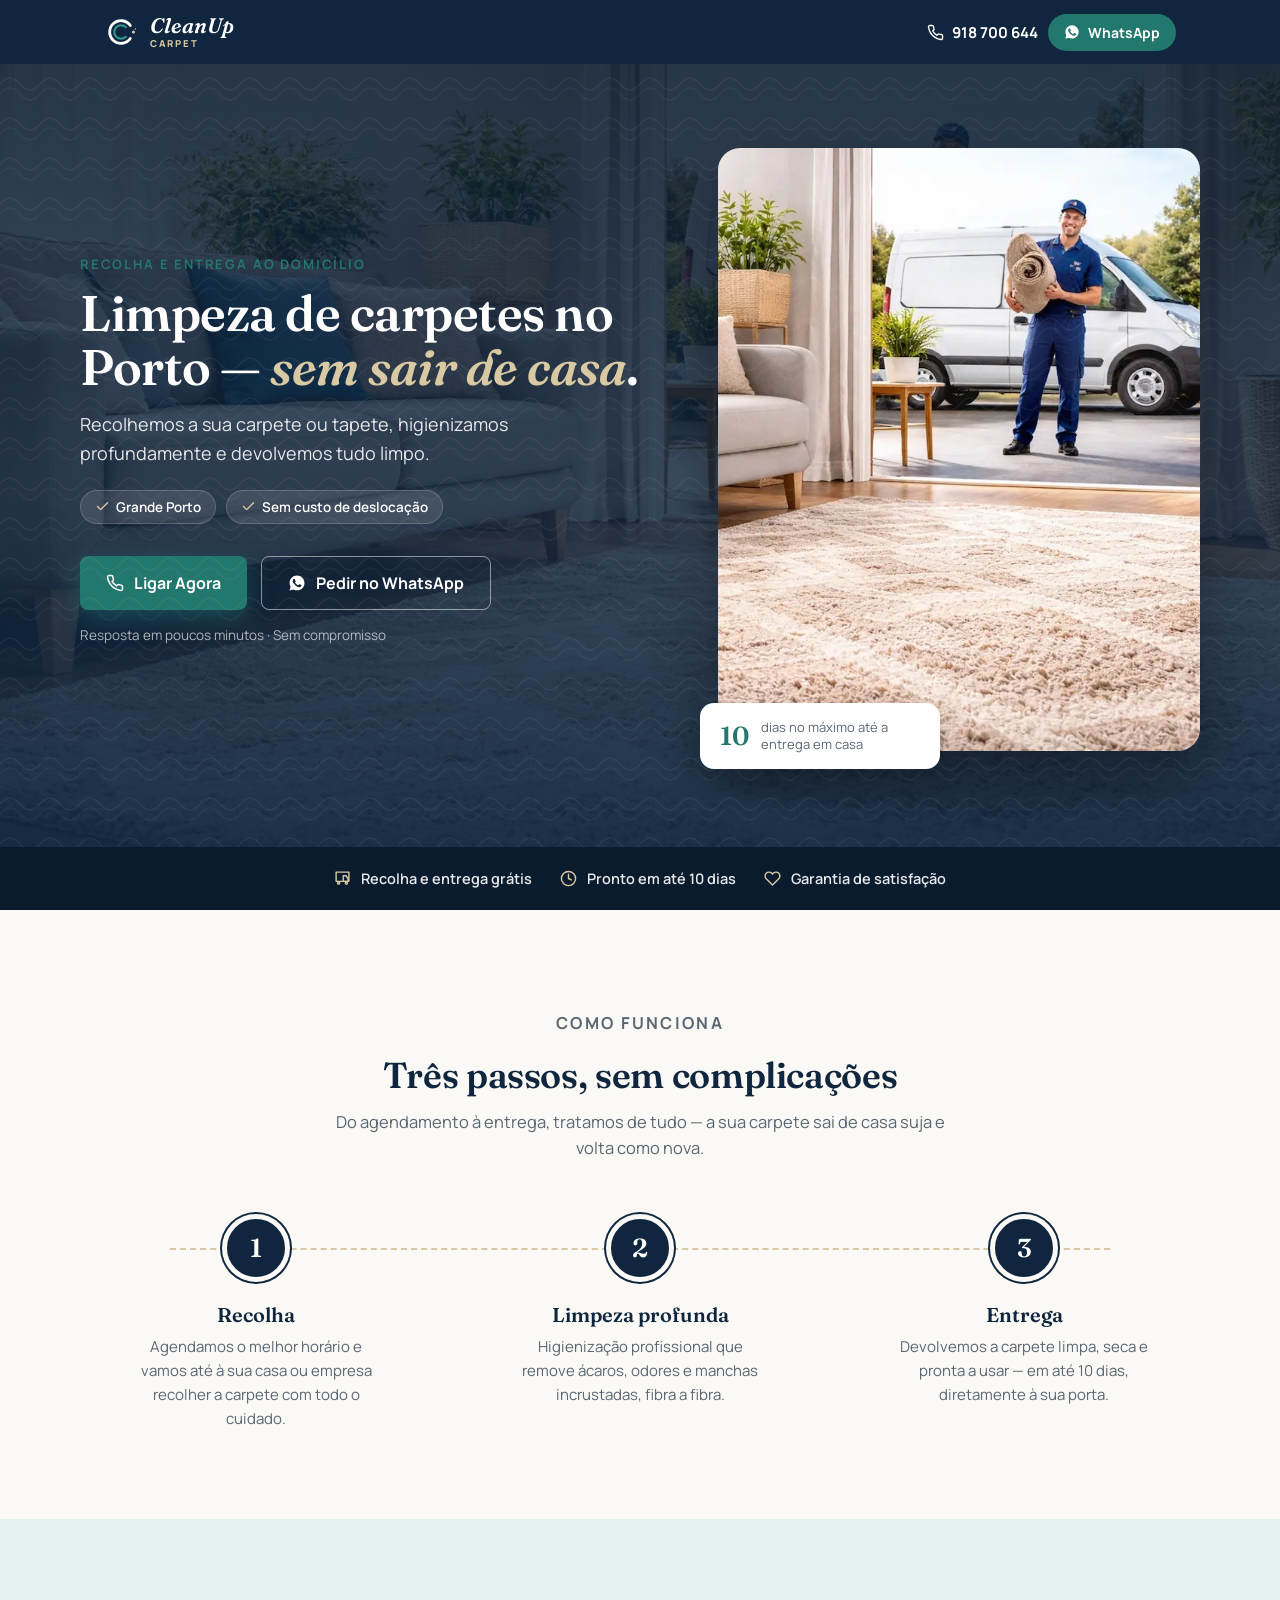
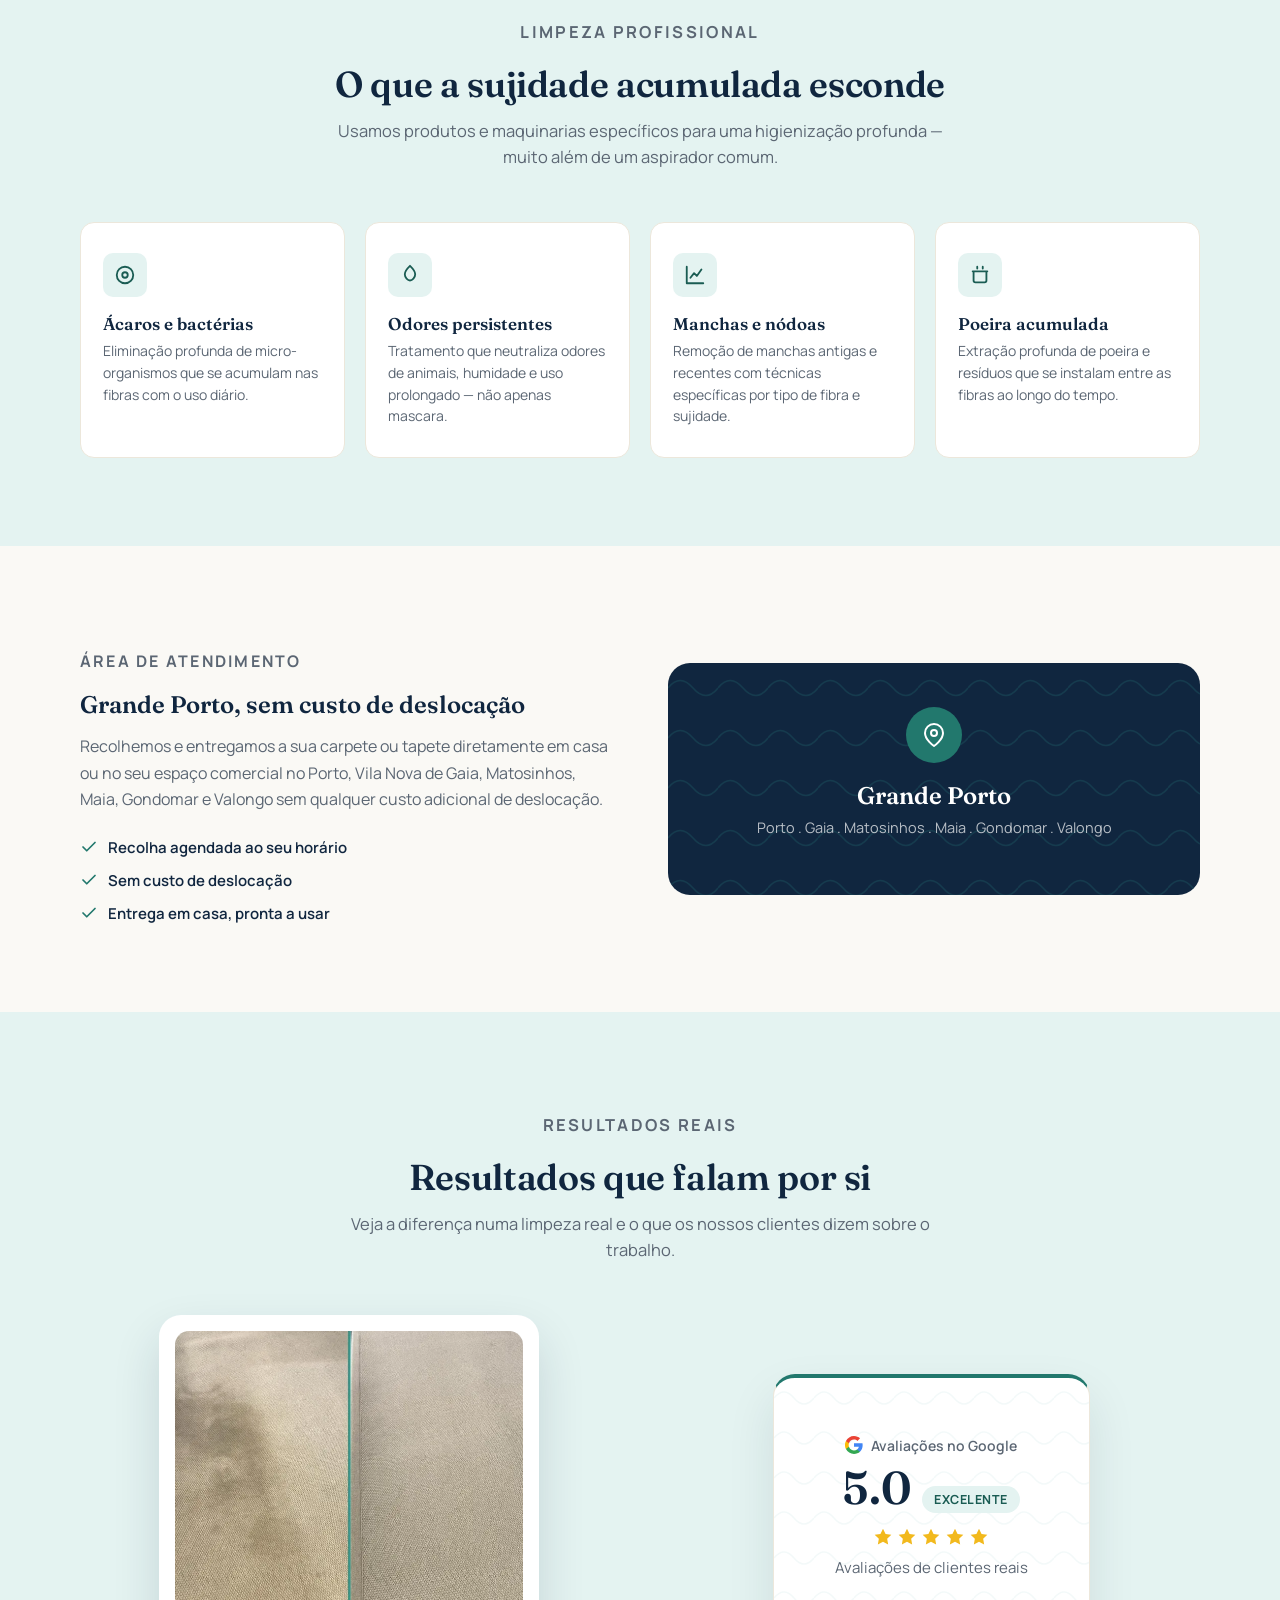
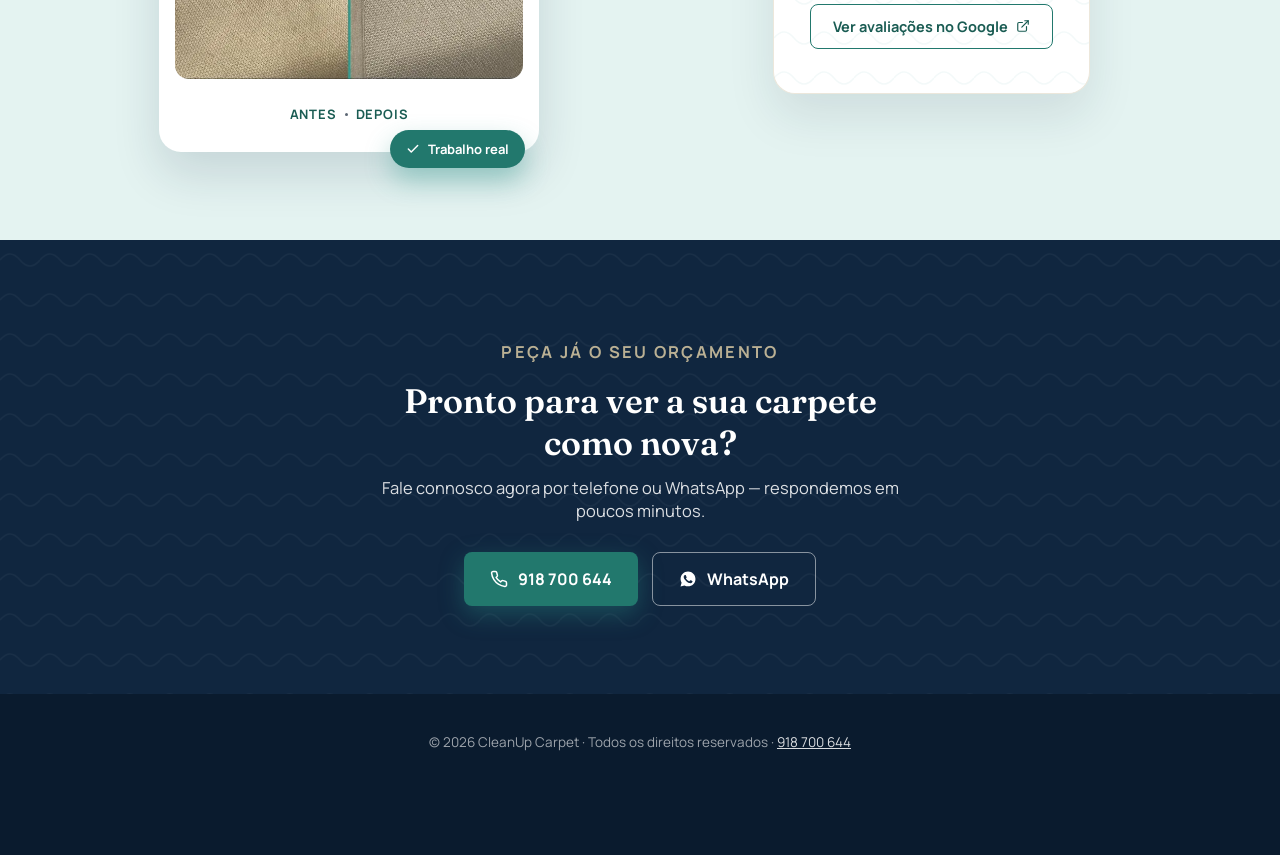
<file: index.html>
<!DOCTYPE html>
<html lang="pt-PT">
<head>
  <!-- Google Tag Manager -->
  <script>(function(w,d,s,l,i){w[l]=w[l]||[];w[l].push({'gtm.start':
  new Date().getTime(),event:'gtm.js'});var f=d.getElementsByTagName(s)[0],
  j=d.createElement(s),dl=l!='dataLayer'?'&l='+l:'';j.async=true;j.src=
  'https://www.googletagmanager.com/gtm.js?id='+i+dl;f.parentNode.insertBefore(j,f);
  })(window,document,'script','dataLayer','GTM-M6M8V87M');</script>
  <!-- End Google Tag Manager -->

  <meta name="google-site-verification" content="YmWbG7pUKcaKjGeunkC3giNS_1po00nuQrC6rEz5vrQ" />
  <meta charset="UTF-8">
  <meta name="viewport" content="width=device-width, initial-scale=1.0">

  <title>Limpeza de Carpetes no Porto | Recolha Grátis – CleanUp</title>
<meta name="description" content="Limpeza profissional de carpetes e tapetes com recolha e entrega ao domicílio no Grande Porto. Sem custo de deslocação. Peça já o seu orçamento!">

<link rel="canonical" href="https://www.cleanupcarpet.pt/">

<meta property="og:title" content="Limpeza de Carpetes no Porto | CleanUp Carpet">
<meta property="og:description" content="Recolhemos, limpamos e entregamos a sua carpete em casa. Sem custo de deslocação no Grande Porto.">
<meta property="og:image" content="https://www.cleanupcarpet.pt/antesdepois03-final.jpg">
<meta property="og:url" content="https://www.cleanupcarpet.pt/">
<meta property="og:type" content="website">
<meta property="og:locale" content="pt_PT">
<meta name="twitter:card" content="summary_large_image">

<script type="application/ld+json">
{
  "@context": "https://schema.org",
  "@type": "LocalBusiness",
  "name": "CleanUp Carpet",
  "description": "Limpeza profissional de carpetes e tapetes com recolha e entrega ao domicílio no Grande Porto.",
  "url": "https://www.cleanupcarpet.pt/",
  "telephone": "+351918700644",
  "image": "https://www.cleanupcarpet.pt/antesdepois03-final.jpg",
  "areaServed": ["Porto", "Vila Nova de Gaia", "Matosinhos", "Maia", "Gondomar", "Valongo"],
  "priceRange": "€€",
  "hasOfferCatalog": {
    "@type": "OfferCatalog",
    "name": "Serviços",
    "itemListElement": [{
      "@type": "Offer",
      "itemOffered": {
        "@type": "Service",
        "name": "Limpeza de carpetes com recolha e entrega ao domicílio"
      }
    }]
  }
}
</script>
  <link rel="preconnect" href="https://fonts.googleapis.com">
  <link rel="preconnect" href="https://fonts.gstatic.com" crossorigin>
  <link rel="preload" as="image" href="capa.webp" fetchpriority="high">
  <link href="https://fonts.googleapis.com/css2?family=Fraunces:ital,wght@0,500;0,600;1,500;1,600&family=Manrope:wght@400;500;600;700;800&display=swap" rel="stylesheet" media="print" onload="this.media='all'">

  <link rel="stylesheet" href="style.css">
</head>

<body>
<!-- Google Tag Manager (noscript) -->
<noscript><iframe src="https://www.googletagmanager.com/ns.html?id=GTM-M6M8V87M"
height="0" width="0" style="display:none;visibility:hidden"></iframe></noscript>
<!-- End Google Tag Manager (noscript) -->

<!-- ===================== TOP BAR ===================== -->
<div class="topbar">
  <div class="topbar-inner">
    <a class="topbar-brand" href="#" aria-label="CleanUp Carpet">
      <span class="icon-mark">
        <svg width="34" height="34" viewBox="0 0 120 120">
          <path d="M 92.77 82.94 A 40 40 0 1 1 92.77 37.06" fill="none" stroke="#FFFFFF" stroke-width="10" stroke-linecap="round"/>
          <path d="M 76.97 76.97 A 24 24 0 1 1 76.97 43.03" fill="none" stroke="#2F9C8F" stroke-width="7" stroke-linecap="round"/>
          <circle cx="104" cy="60" r="5.5" fill="#D8C9A3"/>
          <circle cx="111" cy="49" r="2.6" fill="#D8C9A3"/>
        </svg>
      </span>
      <span class="brand-wordmark">
        <span class="top">CleanUp</span>
        <span class="bottom">Carpet</span>
      </span>
    </a>
    <div class="topbar-actions">
      <a class="topbar-phone" href="tel:+351918700644" aria-label="Ligar para 918 700 644">
        <svg width="17" height="17" viewBox="0 0 24 24" fill="none" stroke="currentColor" stroke-width="2" stroke-linecap="round" stroke-linejoin="round"><path d="M22 16.92v3a2 2 0 0 1-2.18 2 19.79 19.79 0 0 1-8.63-3.07 19.5 19.5 0 0 1-6-6 19.79 19.79 0 0 1-3.07-8.67A2 2 0 0 1 4.11 2h3a2 2 0 0 1 2 1.72c.127.96.361 1.903.7 2.81a2 2 0 0 1-.45 2.11L8.09 9.91a16 16 0 0 0 6 6l1.27-1.27a2 2 0 0 1 2.11-.45c.907.339 1.85.573 2.81.7A2 2 0 0 1 22 16.92z"/></svg>
        <span class="txt">918 700 644</span>
      </a>
      <a class="btn-whatsapp-sm"
         href="https://wa.me/351918700644?text=Quero%20um%20orçamento%20para%20carpete"

         target="_blank">
        <svg width="16" height="16" viewBox="0 0 24 24" fill="currentColor"><path d="M12.04 2C6.58 2 2.13 6.45 2.13 11.91c0 1.75.46 3.45 1.32 4.95L2.05 22l5.25-1.38a9.9 9.9 0 0 0 4.74 1.21h.01c5.46 0 9.91-4.45 9.91-9.91C21.96 6.45 17.5 2 12.04 2zm5.8 14.16c-.24.68-1.39 1.32-1.93 1.4-.5.08-1.13.11-1.83-.11-.42-.14-.96-.31-1.65-.61-2.91-1.26-4.81-4.19-4.96-4.38-.15-.2-1.19-1.58-1.19-3.01 0-1.43.75-2.13 1.02-2.42.27-.29.58-.36.78-.36.19 0 .39 0 .55.01.18.01.42-.07.65.5.24.58.81 2.01.88 2.15.07.15.12.32.02.52-.1.2-.15.32-.29.49-.15.17-.31.38-.44.51-.15.15-.3.31-.13.6.17.29.76 1.25 1.63 2.02 1.12 1 2.06 1.31 2.35 1.46.29.15.46.13.63-.08.17-.2.72-.84.92-1.13.19-.29.39-.24.65-.14.27.1 1.68.79 1.97.93.29.15.48.22.55.34.07.13.07.71-.17 1.39z"/></svg>
        WhatsApp
      </a>
    </div>
  </div>
</div>

<main>
  <!-- ===================== HERO ===================== -->
<header class="hero">
  <div class="hero-inner">
    <div class="hero-content">
      <p class="eyebrow">Recolha e entrega ao domicílio</p>
      <h1>Limpeza de carpetes no Porto — <em>sem sair de casa</em>.</h1>
      <p class="lede">
        Recolhemos a sua carpete ou tapete, higienizamos profundamente e devolvemos tudo limpo.
      </p>

      <div class="hero-badges">
        <span class="hero-badge">
          <svg width="15" height="15" viewBox="0 0 24 24" fill="none" stroke="var(--color-sand)" stroke-width="2.2" stroke-linecap="round" stroke-linejoin="round"><path d="M20 6 9 17l-5-5"/></svg>
          Grande Porto
        </span>
        <span class="hero-badge">
          <svg width="15" height="15" viewBox="0 0 24 24" fill="none" stroke="var(--color-sand)" stroke-width="2.2" stroke-linecap="round" stroke-linejoin="round"><path d="M20 6 9 17l-5-5"/></svg>
          Sem custo de deslocação
        </span>
      </div>

      <div class="buttons">
        <a class="btn-primary" href="tel:+351918700644">
          <svg width="18" height="18" viewBox="0 0 24 24" fill="none" stroke="currentColor" stroke-width="2" stroke-linecap="round" stroke-linejoin="round"><path d="M22 16.92v3a2 2 0 0 1-2.18 2 19.79 19.79 0 0 1-8.63-3.07 19.5 19.5 0 0 1-6-6 19.79 19.79 0 0 1-3.07-8.67A2 2 0 0 1 4.11 2h3a2 2 0 0 1 2 1.72c.127.96.361 1.903.7 2.81a2 2 0 0 1-.45 2.11L8.09 9.91a16 16 0 0 0 6 6l1.27-1.27a2 2 0 0 1 2.11-.45c.907.339 1.85.573 2.81.7A2 2 0 0 1 22 16.92z"/></svg>
          Ligar Agora
        </a>
        <a class="btn-secondary"
           href="https://wa.me/351918700644?text=Ol%C3%A1%2C%20quero%20um%20or%C3%A7amento%20para%20a%20minha%20carpete"

           target="_blank">
          <svg width="18" height="18" viewBox="0 0 24 24" fill="currentColor"><path d="M12.04 2C6.58 2 2.13 6.45 2.13 11.91c0 1.75.46 3.45 1.32 4.95L2.05 22l5.25-1.38a9.9 9.9 0 0 0 4.74 1.21h.01c5.46 0 9.91-4.45 9.91-9.91C21.96 6.45 17.5 2 12.04 2zm5.8 14.16c-.24.68-1.39 1.32-1.93 1.4-.5.08-1.13.11-1.83-.11-.42-.14-.96-.31-1.65-.61-2.91-1.26-4.81-4.19-4.96-4.38-.15-.2-1.19-1.58-1.19-3.01 0-1.43.75-2.13 1.02-2.42.27-.29.58-.36.78-.36.19 0 .39 0 .55.01.18.01.42-.07.65.5.24.58.81 2.01.88 2.15.07.15.12.32.02.52-.1.2-.15.32-.29.49-.15.17-.31.38-.44.51-.15.15-.3.31-.13.6.17.29.76 1.25 1.63 2.02 1.12 1 2.06 1.31 2.35 1.46.29.15.46.13.63-.08.17-.2.72-.84.92-1.13.19-.29.39-.24.65-.14.27.1 1.68.79 1.97.93.29.15.48.22.55.34.07.13.07.71-.17 1.39z"/></svg>
          Pedir no WhatsApp
        </a>
      </div>

      <p class="hero-note">Resposta em poucos minutos · Sem compromisso</p>
    </div>

    <div class="hero-visual">
      <img src="capa.webp" alt="Carpete limpa e higienizada pela CleanUp Carpet no Porto" width="1200" height="800" fetchpriority="high">
      <div class="hero-visual-tag">
        <span class="num">10</span>
        <span class="txt">dias no máximo até a entrega em casa</span>
      </div>
    </div>
  </div>
</header>

<!-- ===================== TRUST STRIP ===================== -->
<div class="trust-strip">
  <div class="wrap">
    <span class="trust-item">
      <svg width="17" height="17" viewBox="0 0 24 24" fill="none" stroke="currentColor" stroke-width="2" stroke-linecap="round" stroke-linejoin="round"><path d="M3 3h18v13H3z"/><path d="M16 8h4l3 5v3h-7V8z" transform="translate(-3 0)"/><circle cx="6.5" cy="18.5" r="1.5"/><circle cx="17.5" cy="18.5" r="1.5"/></svg>
      Recolha e entrega grátis
    </span>
    <span class="trust-item">
      <svg width="17" height="17" viewBox="0 0 24 24" fill="none" stroke="currentColor" stroke-width="2" stroke-linecap="round" stroke-linejoin="round"><circle cx="12" cy="12" r="10"/><path d="M12 6v6l4 2"/></svg>
      Pronto em até 10 dias
    </span>
    <span class="trust-item">
      <svg width="17" height="17" viewBox="0 0 24 24" fill="none" stroke="currentColor" stroke-width="2" stroke-linecap="round" stroke-linejoin="round"><path d="M20.84 4.61a5.5 5.5 0 0 0-7.78 0L12 5.67l-1.06-1.06a5.5 5.5 0 0 0-7.78 7.78l1.06 1.06L12 21.23l7.78-7.78 1.06-1.06a5.5 5.5 0 0 0 0-7.78z"/></svg>
      Garantia de satisfação
    </span>
  </div>
</div>

<!-- ===================== COMO FUNCIONA ===================== -->
<section class="section" id="como-funciona">
  <div class="section-head">
    <p class="eyebrow">Como funciona</p>
    <h2>Três passos, sem complicações</h2>
    <p>Do agendamento à entrega, tratamos de tudo — a sua carpete sai de casa suja e volta como nova.</p>
  </div>

  <div class="process">
    <div class="process-track">
      <div class="process-step">
        <div class="process-num">1</div>
        <h3>Recolha</h3>
        <p>Agendamos o melhor horário e vamos até à sua casa ou empresa recolher a carpete com todo o cuidado.</p>
      </div>
      <div class="process-step">
        <div class="process-num">2</div>
        <h3>Limpeza profunda</h3>
        <p>Higienização profissional que remove ácaros, odores e manchas incrustadas, fibra a fibra.</p>
      </div>
      <div class="process-step">
        <div class="process-num">3</div>
        <h3>Entrega</h3>
        <p>Devolvemos a carpete limpa, seca e pronta a usar — em até 10 dias, diretamente à sua porta.</p>
      </div>
    </div>
  </div>
</section>

<!-- ===================== BENEFÍCIOS ===================== -->
<section class="section alt">
  <div class="section-head">
    <p class="eyebrow">Limpeza profissional</p>
    <h2>O que a sujidade acumulada esconde</h2>
    <p>Usamos produtos e maquinarias específicos para uma higienização profunda — muito além de um aspirador comum.</p>
  </div>

  <div class="grid">
    <div class="card">
      <div class="icon">
        <svg width="22" height="22" viewBox="0 0 24 24" fill="none" stroke="currentColor" stroke-width="2" stroke-linecap="round" stroke-linejoin="round"><circle cx="12" cy="12" r="9"/><circle cx="12" cy="12" r="3"/></svg>
      </div>
      <h3>Ácaros e bactérias</h3>
      <p>Eliminação profunda de micro-organismos que se acumulam nas fibras com o uso diário.</p>
    </div>
    <div class="card">
      <div class="icon">
        <svg width="22" height="22" viewBox="0 0 24 24" fill="none" stroke="currentColor" stroke-width="2" stroke-linecap="round" stroke-linejoin="round"><path d="M17.66 11.2C17.66 15 14.42 18 12 18s-5.66-3-5.66-6.8C6.34 7.4 12 2 12 2s5.66 5.4 5.66 9.2z"/></svg>
      </div>
      <h3>Odores persistentes</h3>
      <p>Tratamento que neutraliza odores de animais, humidade e uso prolongado — não apenas mascara.</p>
    </div>
    <div class="card">
      <div class="icon">
        <svg width="22" height="22" viewBox="0 0 24 24" fill="none" stroke="currentColor" stroke-width="2" stroke-linecap="round" stroke-linejoin="round"><path d="M3 3v18h18"/><path d="M7 15l4-5 3 3 5-7"/></svg>
      </div>
      <h3>Manchas e nódoas</h3>
      <p>Remoção de manchas antigas e recentes com técnicas específicas por tipo de fibra e sujidade.</p>
    </div>
    <div class="card">
      <div class="icon">
        <svg width="22" height="22" viewBox="0 0 24 24" fill="none" stroke="currentColor" stroke-width="2" stroke-linecap="round" stroke-linejoin="round"><path d="M9 3v2m6-2v2M4 8h16M5 8v10a2 2 0 0 0 2 2h10a2 2 0 0 0 2-2V8"/></svg>
      </div>
      <h3>Poeira acumulada</h3>
      <p>Extração profunda de poeira e resíduos que se instalam entre as fibras ao longo do tempo.</p>
    </div>
  </div>
</section>

<!-- ===================== ÁREA DE ATENDIMENTO ===================== -->
<section class="section">
  <div class="area">
    <div class="area-copy">
      <p class="eyebrow">Área de atendimento</p>
      <h2>Grande Porto, sem custo de deslocação</h2>
      <p>Recolhemos e entregamos a sua carpete ou tapete diretamente em casa ou no seu espaço comercial no Porto, Vila Nova de Gaia, Matosinhos, Maia, Gondomar e Valongo sem qualquer custo adicional de deslocação.</p>
      <ul class="area-list">
        <li>
          <svg width="18" height="18" viewBox="0 0 24 24" fill="none" stroke="currentColor" stroke-width="2.3" stroke-linecap="round" stroke-linejoin="round"><path d="M20 6 9 17l-5-5"/></svg>
          Recolha agendada ao seu horário
        </li>
        <li>
          <svg width="18" height="18" viewBox="0 0 24 24" fill="none" stroke="currentColor" stroke-width="2.3" stroke-linecap="round" stroke-linejoin="round"><path d="M20 6 9 17l-5-5"/></svg>
          Sem custo de deslocação
        </li>
        <li>
          <svg width="18" height="18" viewBox="0 0 24 24" fill="none" stroke="currentColor" stroke-width="2.3" stroke-linecap="round" stroke-linejoin="round"><path d="M20 6 9 17l-5-5"/></svg>
          Entrega em casa, pronta a usar
        </li>
      </ul>
    </div>
    <div class="area-visual">
      <div class="area-visual-inner">
        <div class="pin">
          <svg width="24" height="24" viewBox="0 0 24 24" fill="none" stroke="white" stroke-width="2" stroke-linecap="round" stroke-linejoin="round"><path d="M21 10c0 7-9 13-9 13s-9-6-9-13a9 9 0 0 1 18 0z"/><circle cx="12" cy="10" r="3"/></svg>
        </div>
        <h3>Grande Porto</h3>
        <p>Porto . Gaia . Matosinhos . Maia . Gondomar . Valongo </p>
      </div>
    </div>
  </div>
</section>

<!-- ===================== RESULTADOS & AVALIAÇÕES ===================== -->
<section class="section alt">
  <div class="section-head">
    <p class="eyebrow">Resultados reais</p>
    <h2>Resultados que falam por si</h2>
    <p>Veja a diferença numa limpeza real e o que os nossos clientes dizem sobre o trabalho.</p>
  </div>

  <div class="results-row">
    <div class="before-after">
      <img src="antesdepois.webp" alt="Antes e depois da limpeza profissional de carpete pela CleanUp Carpet" class="before-after-img" width="760" height="684" loading="lazy">
      <span class="before-after-tag">
        <svg width="14" height="14" viewBox="0 0 24 24" fill="none" stroke="currentColor" stroke-width="2.5" stroke-linecap="round" stroke-linejoin="round"><path d="M20 6 9 17l-5-5"/></svg>
        Trabalho real
      </span>
      <p class="before-after-caption">Antes <span class="divider"></span> Depois</p>
    </div>

  <div class="review-card">
    <p class="review-brand">
      <svg width="18" height="18" viewBox="0 0 24 24"><path fill="#4285F4" d="M23.52 12.27c0-.85-.08-1.67-.22-2.45H12v4.64h6.47c-.28 1.5-1.13 2.77-2.4 3.62v3h3.88c2.27-2.09 3.57-5.17 3.57-8.81z"/><path fill="#34A853" d="M12 24c3.24 0 5.96-1.07 7.95-2.92l-3.88-3c-1.08.72-2.45 1.15-4.07 1.15-3.13 0-5.78-2.11-6.73-4.96H1.27v3.1C3.25 21.3 7.31 24 12 24z"/><path fill="#FBBC05" d="M5.27 14.27a7.2 7.2 0 0 1 0-4.54v-3.1H1.27a12 12 0 0 0 0 10.74l4-3.1z"/><path fill="#EA4335" d="M12 4.77c1.77 0 3.35.61 4.6 1.8l3.44-3.44C17.95 1.19 15.24 0 12 0 7.31 0 3.25 2.7 1.27 6.63l4 3.1C6.22 6.88 8.87 4.77 12 4.77z"/></svg>
      Avaliações no Google
    </p>
    <div class="review-score-row">
      <div class="review-score">5.0</div>
      <span class="review-score-tag">Excelente</span>
    </div>
    <div class="review-stars" aria-hidden="true">
      <svg width="20" height="20" viewBox="0 0 24 24" fill="currentColor"><path d="M12 2l3.09 6.26L22 9.27l-5 4.87 1.18 6.88L12 17.77l-6.18 3.25L7 14.14 2 9.27l6.91-1.01L12 2z"/></svg>
      <svg width="20" height="20" viewBox="0 0 24 24" fill="currentColor"><path d="M12 2l3.09 6.26L22 9.27l-5 4.87 1.18 6.88L12 17.77l-6.18 3.25L7 14.14 2 9.27l6.91-1.01L12 2z"/></svg>
      <svg width="20" height="20" viewBox="0 0 24 24" fill="currentColor"><path d="M12 2l3.09 6.26L22 9.27l-5 4.87 1.18 6.88L12 17.77l-6.18 3.25L7 14.14 2 9.27l6.91-1.01L12 2z"/></svg>
      <svg width="20" height="20" viewBox="0 0 24 24" fill="currentColor"><path d="M12 2l3.09 6.26L22 9.27l-5 4.87 1.18 6.88L12 17.77l-6.18 3.25L7 14.14 2 9.27l6.91-1.01L12 2z"/></svg>
      <svg width="20" height="20" viewBox="0 0 24 24" fill="currentColor"><path d="M12 2l3.09 6.26L22 9.27l-5 4.87 1.18 6.88L12 17.77l-6.18 3.25L7 14.14 2 9.27l6.91-1.01L12 2z"/></svg>
    </div>
    <p class="review-count">Avaliações de clientes reais</p>
    <a class="btn-review" href="https://maps.app.goo.gl/Uer6frY7BQBJQrbE8?g_st=iwb" target="_blank" rel="noopener">
      Ver avaliações no Google
      <svg width="14" height="14" viewBox="0 0 24 24" fill="none" stroke="currentColor" stroke-width="2" stroke-linecap="round" stroke-linejoin="round"><path d="M18 13v6a2 2 0 0 1-2 2H5a2 2 0 0 1-2-2V8a2 2 0 0 1 2-2h6"/><polyline points="15 3 21 3 21 9"/><line x1="10" y1="14" x2="21" y2="3"/></svg>
    </a>
  </div>
  </div>
</section>

<!-- ===================== CTA FINAL ===================== -->
<section class="cta">
  <div class="cta-inner">
    <p class="eyebrow" style="color:var(--color-sand)">Peça já o seu orçamento</p>
    <h2>Pronto para ver a sua carpete como nova?</h2>
    <p>Fale connosco agora por telefone ou WhatsApp — respondemos em poucos minutos.</p>
    <div class="buttons">
      <a class="btn-primary" href="tel:+351918700644">
        <svg width="18" height="18" viewBox="0 0 24 24" fill="none" stroke="currentColor" stroke-width="2" stroke-linecap="round" stroke-linejoin="round"><path d="M22 16.92v3a2 2 0 0 1-2.18 2 19.79 19.79 0 0 1-8.63-3.07 19.5 19.5 0 0 1-6-6 19.79 19.79 0 0 1-3.07-8.67A2 2 0 0 1 4.11 2h3a2 2 0 0 1 2 1.72c.127.96.361 1.903.7 2.81a2 2 0 0 1-.45 2.11L8.09 9.91a16 16 0 0 0 6 6l1.27-1.27a2 2 0 0 1 2.11-.45c.907.339 1.85.573 2.81.7A2 2 0 0 1 22 16.92z"/></svg>
        918 700 644
      </a>
      <a class="btn-secondary"
         href="https://wa.me/351918700644?text=Ol%C3%A1%2C%20preciso%20agendar%20a%20recolha%20da%20carpete"

         target="_blank">
        <svg width="18" height="18" viewBox="0 0 24 24" fill="currentColor"><path d="M12.04 2C6.58 2 2.13 6.45 2.13 11.91c0 1.75.46 3.45 1.32 4.95L2.05 22l5.25-1.38a9.9 9.9 0 0 0 4.74 1.21h.01c5.46 0 9.91-4.45 9.91-9.91C21.96 6.45 17.5 2 12.04 2zm5.8 14.16c-.24.68-1.39 1.32-1.93 1.4-.5.08-1.13.11-1.83-.11-.42-.14-.96-.31-1.65-.61-2.91-1.26-4.81-4.19-4.96-4.38-.15-.2-1.19-1.58-1.19-3.01 0-1.43.75-2.13 1.02-2.42.27-.29.58-.36.78-.36.19 0 .39 0 .55.01.18.01.42-.07.65.5.24.58.81 2.01.88 2.15.07.15.12.32.02.52-.1.2-.15.32-.29.49-.15.17-.31.38-.44.51-.15.15-.3.31-.13.6.17.29.76 1.25 1.63 2.02 1.12 1 2.06 1.31 2.35 1.46.29.15.46.13.63-.08.17-.2.72-.84.92-1.13.19-.29.39-.24.65-.14.27.1 1.68.79 1.97.93.29.15.48.22.55.34.07.13.07.71-.17 1.39z"/></svg>
        WhatsApp
      </a>
    </div>
  </div>
</section>

</main>
  <!-- ===================== FOOTER ===================== -->
<footer>
  <p>© 2026 CleanUp Carpet · Todos os direitos reservados · <a href="tel:+351918700644">918 700 644</a></p>
</footer>

<!-- ===================== STICKY MOBILE CTA ===================== -->
<div class="mobile-cta-bar">
  <a class="call" href="tel:+351918700644">
    <svg width="17" height="17" viewBox="0 0 24 24" fill="none" stroke="currentColor" stroke-width="2" stroke-linecap="round" stroke-linejoin="round"><path d="M22 16.92v3a2 2 0 0 1-2.18 2 19.79 19.79 0 0 1-8.63-3.07 19.5 19.5 0 0 1-6-6 19.79 19.79 0 0 1-3.07-8.67A2 2 0 0 1 4.11 2h3a2 2 0 0 1 2 1.72c.127.96.361 1.903.7 2.81a2 2 0 0 1-.45 2.11L8.09 9.91a16 16 0 0 0 6 6l1.27-1.27a2 2 0 0 1 2.11-.45c.907.339 1.85.573 2.81.7A2 2 0 0 1 22 16.92z"/></svg>
    Ligar
  </a>
  <a class="wa"
     href="https://wa.me/351918700644?text=Quero%20um%20orçamento%20para%20carpete"

     target="_blank">
    <svg width="17" height="17" viewBox="0 0 24 24" fill="currentColor"><path d="M12.04 2C6.58 2 2.13 6.45 2.13 11.91c0 1.75.46 3.45 1.32 4.95L2.05 22l5.25-1.38a9.9 9.9 0 0 0 4.74 1.21h.01c5.46 0 9.91-4.45 9.91-9.91C21.96 6.45 17.5 2 12.04 2zm5.8 14.16c-.24.68-1.39 1.32-1.93 1.4-.5.08-1.13.11-1.83-.11-.42-.14-.96-.31-1.65-.61-2.91-1.26-4.81-4.19-4.96-4.38-.15-.2-1.19-1.58-1.19-3.01 0-1.43.75-2.13 1.02-2.42.27-.29.58-.36.78-.36.19 0 .39 0 .55.01.18.01.42-.07.65.5.24.58.81 2.01.88 2.15.07.15.12.32.02.52-.1.2-.15.32-.29.49-.15.17-.31.38-.44.51-.15.15-.3.31-.13.6.17.29.76 1.25 1.63 2.02 1.12 1 2.06 1.31 2.35 1.46.29.15.46.13.63-.08.17-.2.72-.84.92-1.13.19-.29.39-.24.65-.14.27.1 1.68.79 1.97.93.29.15.48.22.55.34.07.13.07.71-.17 1.39z"/></svg>
    WhatsApp
  </a>
</div>

</body>
</html>
</file>
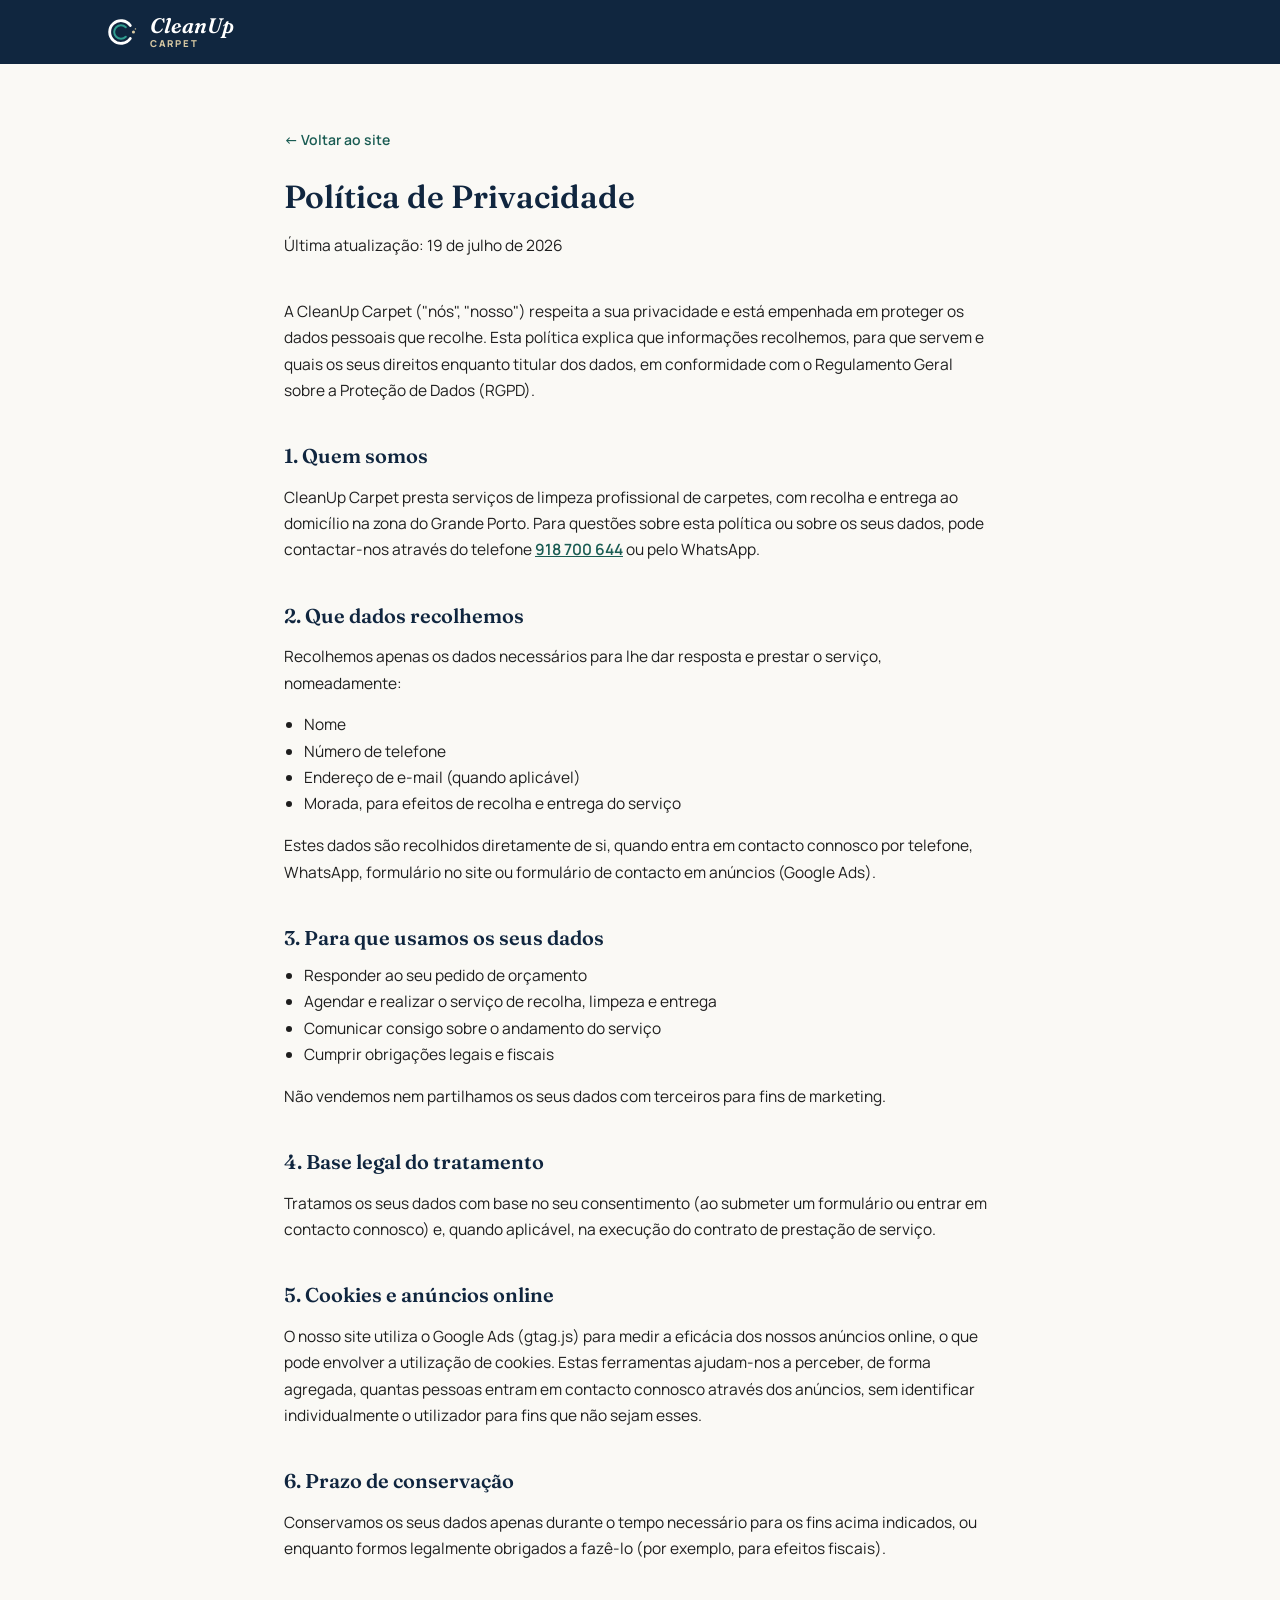
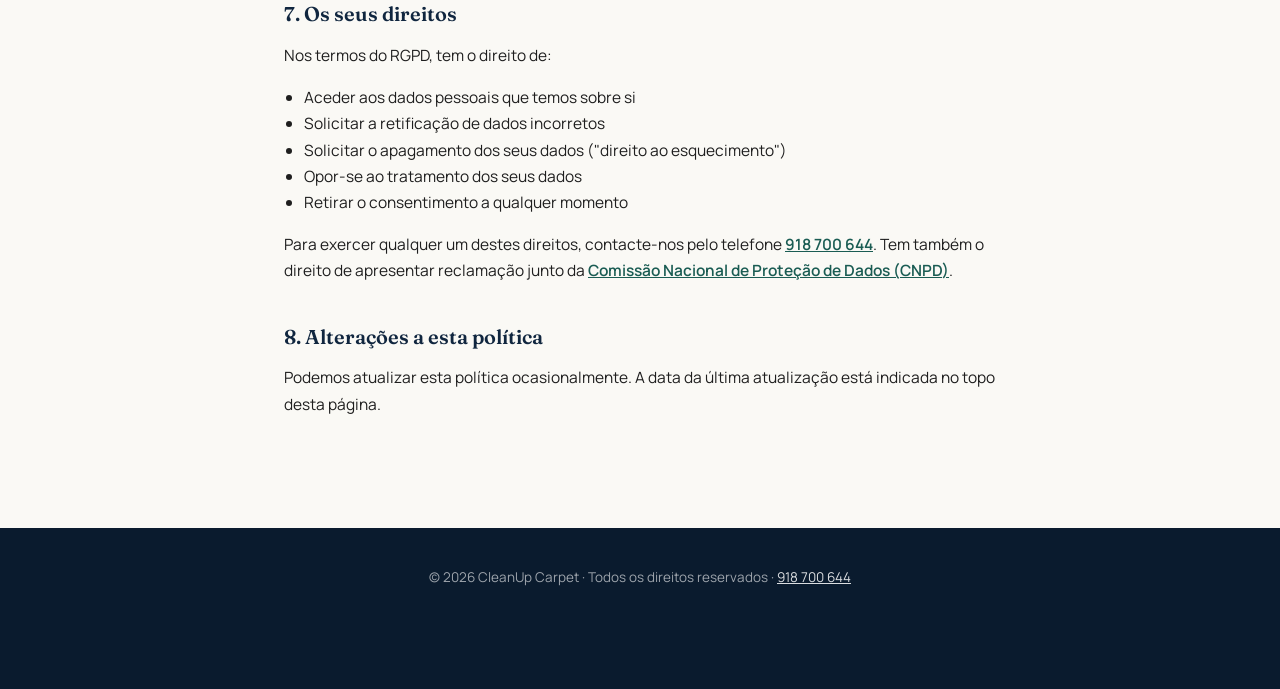
<file: politica-privacidade.html>
<!DOCTYPE html>
<html lang="pt-PT">
<head>
  <!-- Google Tag Manager -->
  <script>(function(w,d,s,l,i){w[l]=w[l]||[];w[l].push({'gtm.start':
  new Date().getTime(),event:'gtm.js'});var f=d.getElementsByTagName(s)[0],
  j=d.createElement(s),dl=l!='dataLayer'?'&l='+l:'';j.async=true;j.src=
  'https://www.googletagmanager.com/gtm.js?id='+i+dl;f.parentNode.insertBefore(j,f);
  })(window,document,'script','dataLayer','GTM-M6M8V87M');</script>
  <!-- End Google Tag Manager -->

  <meta charset="UTF-8">
  <meta name="viewport" content="width=device-width, initial-scale=1.0">
  <meta name="robots" content="noindex">
  <title>Política de Privacidade | CleanUp Carpet</title>

  <link rel="preconnect" href="https://fonts.googleapis.com">
  <link rel="preconnect" href="https://fonts.gstatic.com" crossorigin>
  <link href="https://fonts.googleapis.com/css2?family=Fraunces:ital,wght@0,500;0,600;1,500;1,600&family=Manrope:wght@400;500;600;700;800&display=swap" rel="stylesheet">

  <link rel="stylesheet" href="style.css">

  <style>
    .legal-wrap {
      max-width: 760px;
      margin: 0 auto;
      padding: 64px 24px 96px;
    }
    .legal-wrap h1 {
      font-size: 32px;
      margin-bottom: 8px;
    }
    .legal-updated {
      color: var(--color-text-muted);
      font-size: 14px;
      margin-bottom: 40px;
    }
    .legal-wrap h2 {
      font-size: 20px;
      margin-top: 40px;
      margin-bottom: 12px;
    }
    .legal-wrap p, .legal-wrap li {
      color: var(--color-text);
      font-size: 15.5px;
      line-height: 1.7;
    }
    .legal-wrap ul {
      padding-left: 20px;
      margin: 12px 0;
    }
    .legal-wrap a {
      color: var(--color-teal-dark);
      font-weight: 600;
    }
    .legal-back {
      display: inline-block;
      margin-bottom: 28px;
      font-size: 14px;
      font-weight: 700;
      color: var(--color-teal-dark);
      text-decoration: none;
    }
  </style>
</head>

<body>
<!-- Google Tag Manager (noscript) -->
<noscript><iframe src="https://www.googletagmanager.com/ns.html?id=GTM-M6M8V87M"
height="0" width="0" style="display:none;visibility:hidden"></iframe></noscript>
<!-- End Google Tag Manager (noscript) -->

<div class="topbar">
  <div class="topbar-inner">
    <a class="topbar-brand" href="index.html" aria-label="CleanUp Carpet">
      <span class="icon-mark">
        <svg width="34" height="34" viewBox="0 0 120 120">
          <path d="M 92.77 82.94 A 40 40 0 1 1 92.77 37.06" fill="none" stroke="#FFFFFF" stroke-width="10" stroke-linecap="round"/>
          <path d="M 76.97 76.97 A 24 24 0 1 1 76.97 43.03" fill="none" stroke="#2F9C8F" stroke-width="7" stroke-linecap="round"/>
          <circle cx="104" cy="60" r="5.5" fill="#D8C9A3"/>
          <circle cx="111" cy="49" r="2.6" fill="#D8C9A3"/>
        </svg>
      </span>
      <span class="brand-wordmark">
        <span class="top">CleanUp</span>
        <span class="bottom">Carpet</span>
      </span>
    </a>
  </div>
</div>

<div class="legal-wrap">
  <a class="legal-back" href="index.html">← Voltar ao site</a>

  <h1>Política de Privacidade</h1>
  <p class="legal-updated">Última atualização: 19 de julho de 2026</p>

  <p>
    A CleanUp Carpet ("nós", "nosso") respeita a sua privacidade e está empenhada em proteger os dados pessoais
    que recolhe. Esta política explica que informações recolhemos, para que servem e quais os seus direitos
    enquanto titular dos dados, em conformidade com o Regulamento Geral sobre a Proteção de Dados (RGPD).
  </p>

  <h2>1. Quem somos</h2>
  <p>
    CleanUp Carpet presta serviços de limpeza profissional de carpetes, com recolha e entrega ao domicílio na
    zona do Grande Porto. Para questões sobre esta política ou sobre os seus dados, pode contactar-nos através
    do telefone <a href="tel:+351918700644">918 700 644</a> ou pelo WhatsApp.
  </p>

  <h2>2. Que dados recolhemos</h2>
  <p>Recolhemos apenas os dados necessários para lhe dar resposta e prestar o serviço, nomeadamente:</p>
  <ul>
    <li>Nome</li>
    <li>Número de telefone</li>
    <li>Endereço de e-mail (quando aplicável)</li>
    <li>Morada, para efeitos de recolha e entrega do serviço</li>
  </ul>
  <p>
    Estes dados são recolhidos diretamente de si, quando entra em contacto connosco por telefone, WhatsApp,
    formulário no site ou formulário de contacto em anúncios (Google Ads).
  </p>

  <h2>3. Para que usamos os seus dados</h2>
  <ul>
    <li>Responder ao seu pedido de orçamento</li>
    <li>Agendar e realizar o serviço de recolha, limpeza e entrega</li>
    <li>Comunicar consigo sobre o andamento do serviço</li>
    <li>Cumprir obrigações legais e fiscais</li>
  </ul>
  <p>Não vendemos nem partilhamos os seus dados com terceiros para fins de marketing.</p>

  <h2>4. Base legal do tratamento</h2>
  <p>
    Tratamos os seus dados com base no seu consentimento (ao submeter um formulário ou entrar em contacto
    connosco) e, quando aplicável, na execução do contrato de prestação de serviço.
  </p>

  <h2>5. Cookies e anúncios online</h2>
  <p>
    O nosso site utiliza o Google Ads (gtag.js) para medir a eficácia dos nossos anúncios online, o que pode
    envolver a utilização de cookies. Estas ferramentas ajudam-nos a perceber, de forma agregada, quantas
    pessoas entram em contacto connosco através dos anúncios, sem identificar individualmente o utilizador
    para fins que não sejam esses.
  </p>

  <h2>6. Prazo de conservação</h2>
  <p>
    Conservamos os seus dados apenas durante o tempo necessário para os fins acima indicados, ou enquanto
    formos legalmente obrigados a fazê-lo (por exemplo, para efeitos fiscais).
  </p>

  <h2>7. Os seus direitos</h2>
  <p>Nos termos do RGPD, tem o direito de:</p>
  <ul>
    <li>Aceder aos dados pessoais que temos sobre si</li>
    <li>Solicitar a retificação de dados incorretos</li>
    <li>Solicitar o apagamento dos seus dados ("direito ao esquecimento")</li>
    <li>Opor-se ao tratamento dos seus dados</li>
    <li>Retirar o consentimento a qualquer momento</li>
  </ul>
  <p>
    Para exercer qualquer um destes direitos, contacte-nos pelo telefone <a href="tel:+351918700644">918 700 644</a>.
    Tem também o direito de apresentar reclamação junto da
    <a href="https://www.cnpd.pt" target="_blank" rel="noopener">Comissão Nacional de Proteção de Dados (CNPD)</a>.
  </p>

  <h2>8. Alterações a esta política</h2>
  <p>
    Podemos atualizar esta política ocasionalmente. A data da última atualização está indicada no topo desta
    página.
  </p>
</div>

<footer>
  <p>© 2026 CleanUp Carpet · Todos os direitos reservados · <a href="tel:+351918700644">918 700 644</a></p>
</footer>

</body>
</html>
</file>
<file: style.css>
/* ============================================
   CleanUp Carpet — Design tokens
   ============================================ */
:root {
  --color-base: #faf9f5;
  --color-surface: #ffffff;
  --color-ink: #10263f;
  --color-ink-dark: #0a1b2e;
  --color-teal: #22786d;
  --color-teal-dark: #1a5c53;
  --color-teal-light: #e4f3f1;
  --color-sand: #d8c9a3;
  --color-text: #1e1e1e;
  --color-text-muted: #5b6673;

  --font-display: "Fraunces", serif;
  --font-body: "Manrope", sans-serif;

  --radius-sm: 8px;
  --radius-md: 14px;
  --radius-lg: 22px;

  --max-width: 1120px;
}

* { box-sizing: border-box; }

html { scroll-behavior: smooth; }

body {
  margin: 0;
  font-family: var(--font-body);
  color: var(--color-text);
  background: var(--color-base);
  -webkit-font-smoothing: antialiased;
}

img { max-width: 100%; display: block; }

a { color: inherit; }

:focus-visible {
  outline: 3px solid var(--color-teal);
  outline-offset: 2px;
}

.wrap {
  max-width: var(--max-width);
  margin: 0 auto;
  padding: 0 24px;
}

.eyebrow {
  font-family: var(--font-body);
  font-size: 13px;
  font-weight: 700;
  letter-spacing: 0.14em;
  text-transform: uppercase;
  color: var(--color-teal);
}

h1, h2, h3 {
  font-family: var(--font-display);
  color: var(--color-ink);
  margin: 0;
  font-weight: 600;
}

/* ============================================
   TOP BAR — always-visible contact
   ============================================ */
.topbar {
  position: sticky;
  top: 0;
  z-index: 50;
  background: var(--color-ink);
  color: white;
}

.topbar-inner {
  max-width: var(--max-width);
  height: 64px;
  margin: 0 auto;
  padding: 12px 24px;
  display: flex;
  align-items: center;
  justify-content: space-between;
  gap: 16px;
}

.topbar-brand {
  display: flex;
  align-items: center;
  gap: 12px;
  text-decoration: none;
}

.topbar-brand .icon-mark svg { display: block; }

.topbar-brand .brand-wordmark {
  display: flex;
  flex-direction: column;
  line-height: 1;
}

.topbar-brand .brand-wordmark .top {
  font-family: var(--font-display);
  font-style: italic;
  font-weight: 600;
  font-size: 21px;
  color: white;
}

.topbar-brand .brand-wordmark .bottom {
  font-family: var(--font-body);
  font-weight: 800;
  letter-spacing: 0.22em;
  text-transform: uppercase;
  color: var(--color-sand);
  font-size: 9.5px;
  margin-top: 3px;
}

.topbar-actions {
  display: flex;
  align-items: center;
  gap: 10px;
}

.topbar-phone {
  display: flex;
  align-items: center;
  gap: 8px;
  font-weight: 700;
  font-size: 15px;
  text-decoration: none;
  color: white;
  white-space: nowrap;
}

.topbar-phone svg { flex-shrink: 0; }

.btn-whatsapp-sm {
  display: inline-flex;
  align-items: center;
  gap: 8px;
  background: var(--color-teal);
  color: white;
  padding: 9px 16px;
  border-radius: 999px;
  font-weight: 700;
  font-size: 14px;
  text-decoration: none;
  white-space: nowrap;
  transition: background 0.15s ease;
}

.btn-whatsapp-sm:hover { background: var(--color-teal-dark); }

/* ============================================
   HERO
   ============================================ */
.hero {
  position: relative;
  background:
    linear-gradient(180deg, rgba(10, 27, 46, 0.88) 0%, rgba(16, 38, 63, 0.82) 55%, rgba(16, 38, 63, 0.94) 100%),
    url("capa.webp");
  background-size: cover;
  background-position: center 20%;
  color: white;
  padding: 84px 24px 96px;
  overflow: hidden;
}

.hero::after {
  /* woven-fiber texture signature */
  content: "";
  position: absolute;
  inset: 0;
  background-image: url("data:image/svg+xml,%3Csvg xmlns='http://www.w3.org/2000/svg' width='40' height='40'%3E%3Cpath d='M0 20 Q10 8 20 20 T40 20' stroke='%23ffffff' stroke-opacity='0.05' fill='none' stroke-width='1.5'/%3E%3Cpath d='M0 30 Q10 18 20 30 T40 30' stroke='%23ffffff' stroke-opacity='0.04' fill='none' stroke-width='1.5'/%3E%3C/svg%3E");
  pointer-events: none;
}

.hero-inner {
  position: relative;
  max-width: var(--max-width);
  margin: 0 auto;
  display: grid;
  grid-template-columns: 1.1fr 0.9fr;
  gap: 48px;
  align-items: center;
}

.hero-content h1 {
  font-size: 50px;
  line-height: 1.08;
  color: white;
  margin-top: 10px;
  letter-spacing: -0.01em;
}

.hero-content h1 em {
  font-style: italic;
  color: var(--color-sand);
}

.hero-content p.lede {
  font-size: 18px;
  line-height: 1.6;
  color: rgba(255, 255, 255, 0.88);
  margin-top: 16px;
  max-width: 480px;
}

.hero-badges {
  display: flex;
  flex-wrap: wrap;
  gap: 10px;
  margin-top: 22px;
}

.hero-badge {
  display: flex;
  align-items: center;
  gap: 6px;
  background: rgba(255, 255, 255, 0.1);
  border: 1px solid rgba(255, 255, 255, 0.18);
  padding: 7px 14px;
  border-radius: 999px;
  font-size: 13.5px;
  font-weight: 600;
}

.hero-badge svg { flex-shrink: 0; }

.buttons {
  margin-top: 32px;
  display: flex;
  gap: 14px;
  flex-wrap: wrap;
}

.btn-primary {
  display: inline-flex;
  align-items: center;
  gap: 10px;
  background: var(--color-teal);
  color: white;
  padding: 15px 26px;
  text-decoration: none;
  font-weight: 700;
  font-size: 16px;
  border-radius: var(--radius-sm);
  transition: transform 0.15s ease, background 0.15s ease;
  box-shadow: 0 8px 24px rgba(47, 156, 143, 0.35);
}

.btn-primary:hover {
  background: var(--color-teal-dark);
  transform: translateY(-2px);
}

.btn-secondary {
  display: inline-flex;
  align-items: center;
  gap: 10px;
  border: 1.5px solid rgba(255, 255, 255, 0.5);
  color: white;
  padding: 15px 26px;
  text-decoration: none;
  font-weight: 700;
  font-size: 16px;
  border-radius: var(--radius-sm);
  transition: background 0.15s ease, border-color 0.15s ease;
}

.btn-secondary:hover {
  background: rgba(255, 255, 255, 0.1);
  border-color: white;
}

.hero-note {
  margin-top: 16px;
  font-size: 13.5px;
  color: rgba(255, 255, 255, 0.65);
}

/* hero visual: stacked photo card */
.hero-visual {
  position: relative;
}

.hero-visual img {
  border-radius: var(--radius-lg);
  box-shadow: 0 24px 60px rgba(0, 0, 0, 0.4);
  aspect-ratio: 4/5;
  object-fit: cover;
  object-position: 75% center;
  width: 100%;
  height: auto;
}

.hero-visual-tag {
  position: absolute;
  bottom: -18px;
  left: -18px;
  background: white;
  color: var(--color-ink);
  padding: 16px 20px;
  border-radius: var(--radius-md);
  box-shadow: 0 12px 30px rgba(0, 0, 0, 0.18);
  display: flex;
  align-items: center;
  gap: 12px;
  max-width: 240px;
}

.hero-visual-tag .num {
  font-family: var(--font-display);
  font-size: 26px;
  font-weight: 600;
  color: var(--color-teal);
}

.hero-visual-tag .txt {
  font-size: 13px;
  line-height: 1.3;
  color: var(--color-text-muted);
}

/* ============================================
   TRUST STRIP
   ============================================ */
.trust-strip {
  background: var(--color-ink-dark);
  padding: 22px 24px;
}

.trust-strip .wrap {
  display: flex;
  flex-wrap: wrap;
  justify-content: center;
  gap: 28px;
}

.trust-item {
  display: flex;
  align-items: center;
  gap: 10px;
  color: rgba(255, 255, 255, 0.9);
  font-size: 14.5px;
  font-weight: 600;
}

.trust-item svg { flex-shrink: 0; color: var(--color-sand); }

/* ============================================
   SECTIONS
   ============================================ */
.section {
  padding: 88px 24px;
}

.section-head {
  max-width: 620px;
  margin: 0 auto 52px;
  text-align: center;
}

.section-head h2 {
  font-size: 36px;
  margin-top: 8px;
  letter-spacing: -0.01em;
}

.section-head p {
  color: var(--color-text-muted);
  font-size: 16.5px;
  line-height: 1.6;
  margin-top: 12px;
}

.section.alt { background: var(--color-teal-light); }

/* ---- Como funciona: thread/stitch process ---- */
.process {
  position: relative;
  max-width: var(--max-width);
  margin: 0 auto;
}

.process-track {
  position: relative;
  display: grid;
  grid-template-columns: repeat(3, 1fr);
  gap: 32px;
}

.process-track::before {
  content: "";
  position: absolute;
  top: 34px;
  left: 8%;
  right: 8%;
  height: 0;
  border-top: 2.5px dashed var(--color-sand);
  z-index: 0;
}

.process-step {
  position: relative;
  z-index: 1;
  text-align: center;
}

.process-num {
  width: 68px;
  height: 68px;
  border-radius: 50%;
  background: var(--color-ink);
  color: white;
  display: flex;
  align-items: center;
  justify-content: center;
  font-family: var(--font-display);
  font-size: 26px;
  font-weight: 600;
  margin: 0 auto 20px;
  border: 5px solid var(--color-base);
  box-shadow: 0 0 0 2px var(--color-ink);
}

.process-step h3 {
  font-size: 20px;
  margin-bottom: 8px;
}

.process-step p {
  color: var(--color-text-muted);
  font-size: 15px;
  line-height: 1.6;
  max-width: 260px;
  margin: 0 auto;
}

/* ---- Benefícios grid ---- */
.grid {
  display: grid;
  grid-template-columns: repeat(4, 1fr);
  gap: 20px;
  max-width: var(--max-width);
  margin: 0 auto;
}

.card {
  background: var(--color-surface);
  padding: 30px 22px;
  border-radius: var(--radius-md);
  border: 1px solid #ece7db;
  text-align: left;
}

.card .icon {
  width: 44px;
  height: 44px;
  border-radius: 10px;
  background: var(--color-teal-light);
  color: var(--color-teal-dark);
  display: flex;
  align-items: center;
  justify-content: center;
  margin-bottom: 16px;
}

.card h3 {
  font-size: 17px;
  margin-bottom: 6px;
}

.card p {
  font-size: 14px;
  color: var(--color-text-muted);
  line-height: 1.55;
  margin: 0;
}

/* ---- Área de atendimento ---- */
.area {
  max-width: var(--max-width);
  margin: 0 auto;
  display: grid;
  grid-template-columns: 1fr 1fr;
  gap: 56px;
  align-items: center;
}

.area-copy p {
  color: var(--color-text-muted);
  font-size: 16px;
  line-height: 1.65;
  margin-top: 14px;
}

.area-list {
  list-style: none;
  padding: 0;
  margin: 24px 0 0;
  display: flex;
  flex-direction: column;
  gap: 12px;
}

.area-list li {
  display: flex;
  align-items: center;
  gap: 10px;
  font-weight: 600;
  font-size: 15px;
  color: var(--color-ink);
}

.area-list svg { color: var(--color-teal); flex-shrink: 0; }

.area-visual {
  position: relative;
  background: var(--color-ink);
  border-radius: var(--radius-lg);
  padding: 44px 32px;
  text-align: center;
  overflow: hidden;
}

.area-visual::before {
  content: "";
  position: absolute;
  inset: 0;
  background-image: url("data:image/svg+xml,%3Csvg xmlns='http://www.w3.org/2000/svg' width='50' height='50'%3E%3Cpath d='M0 25 Q12 10 25 25 T50 25' stroke='%232f9c8f' stroke-opacity='0.18' fill='none' stroke-width='1.5'/%3E%3C/svg%3E");
}

.area-visual-inner { position: relative; }

.area-visual .pin {
  width: 56px;
  height: 56px;
  margin: 0 auto 18px;
  border-radius: 50%;
  background: var(--color-teal);
  display: flex;
  align-items: center;
  justify-content: center;
}

.area-visual h3 {
  color: white;
  font-size: 24px;
}

.area-visual p {
  color: rgba(255, 255, 255, 0.7);
  font-size: 14.5px;
  margin-top: 8px;
}

/* ---- Resultados & Avaliações ---- */
.results-row {
  display: grid;
  grid-template-columns: 1fr 1fr;
  gap: 44px;
  align-items: center;
  max-width: var(--max-width);
  margin: 0 auto;
}

.before-after {
  max-width: 380px;
  margin: 0 auto;
  position: relative;
  background: var(--color-surface);
  border-radius: var(--radius-lg);
  padding: 16px;
  box-shadow: 0 22px 48px rgba(16, 38, 63, 0.14);
}

.before-after-img {
  width: 100%;
  height: auto;
  border-radius: var(--radius-md);
  aspect-ratio: 1/1;
  object-fit: cover;
  display: block;
}

.before-after-tag {
  position: absolute;
  bottom: -16px;
  right: 14px;
  display: flex;
  align-items: center;
  gap: 8px;
  background: var(--color-teal);
  color: white;
  padding: 10px 16px;
  border-radius: 999px;
  font-size: 13px;
  font-weight: 700;
  box-shadow: 0 12px 26px rgba(47, 156, 143, 0.4);
  white-space: nowrap;
}

.before-after-caption {
  display: flex;
  align-items: center;
  justify-content: center;
  gap: 8px;
  margin-top: 26px;
  font-size: 13px;
  font-weight: 700;
  letter-spacing: 0.06em;
  text-transform: uppercase;
  color: var(--color-teal-dark);
}

.before-after-caption .divider {
  width: 3px;
  height: 3px;
  border-radius: 50%;
  background: var(--color-text-muted);
}

/* ---- Avaliações Google ---- */
.review-card {
  max-width: 460px;
  margin: 0 auto;
  background: var(--color-surface);
  border: 1px solid #ece7db;
  border-top: 4px solid var(--color-teal);
  border-radius: var(--radius-lg);
  padding: 44px 36px;
  text-align: center;
  position: relative;
  overflow: hidden;
  box-shadow: 0 22px 48px rgba(16, 38, 63, 0.1);
}

.review-card::before {
  content: "";
  position: absolute;
  inset: 0;
  background-image: url("data:image/svg+xml,%3Csvg xmlns='http://www.w3.org/2000/svg' width='40' height='40'%3E%3Cpath d='M0 20 Q10 8 20 20 T40 20' stroke='%232f9c8f' stroke-opacity='0.06' fill='none' stroke-width='1.5'/%3E%3C/svg%3E");
  pointer-events: none;
}

.review-card > * {
  position: relative;
}

.review-brand {
  display: flex;
  align-items: center;
  justify-content: center;
  gap: 8px;
  margin-bottom: 10px;
  font-size: 14px;
  color: var(--color-text-muted);
  font-weight: 600;
}

.review-score-row {
  display: flex;
  align-items: baseline;
  justify-content: center;
  gap: 10px;
}

.review-score {
  font-family: var(--font-display);
  font-size: 46px;
  font-weight: 600;
  color: var(--color-ink);
  line-height: 1;
}

.review-score-tag {
  background: var(--color-teal-light);
  color: var(--color-teal-dark);
  font-size: 12.5px;
  font-weight: 700;
  padding: 5px 12px;
  border-radius: 999px;
  text-transform: uppercase;
  letter-spacing: 0.04em;
}

.review-stars {
  display: flex;
  justify-content: center;
  gap: 4px;
  margin: 14px 0 10px;
}

.review-stars svg { color: #f2b91d; }

.review-count {
  color: var(--color-text-muted);
  font-size: 15px;
  margin: 0 0 26px;
}

.btn-review {
  display: inline-flex;
  align-items: center;
  gap: 8px;
  border: 1.5px solid var(--color-teal);
  color: var(--color-teal-dark);
  padding: 12px 22px;
  border-radius: var(--radius-sm);
  text-decoration: none;
  font-weight: 700;
  font-size: 14.5px;
  transition: background 0.15s ease;
}

.btn-review:hover { background: var(--color-teal-light); }

/* ============================================
   CTA FINAL
   ============================================ */
.cta {
  background: var(--color-ink);
  color: white;
  text-align: center;
  padding: 88px 24px;
  position: relative;
  overflow: hidden;
}

.cta::before {
  content: "";
  position: absolute;
  inset: 0;
  background-image: url("data:image/svg+xml,%3Csvg xmlns='http://www.w3.org/2000/svg' width='40' height='40'%3E%3Cpath d='M0 20 Q10 8 20 20 T40 20' stroke='%23ffffff' stroke-opacity='0.04' fill='none' stroke-width='1.5'/%3E%3C/svg%3E");
}

.cta-inner {
  position: relative;
  max-width: 560px;
  margin: 0 auto;
}

.cta h2 {
  color: white;
  font-size: 34px;
}

.cta p {
  opacity: 0.85;
  font-size: 16.5px;
  margin-top: 12px;
}

.cta .buttons {
  justify-content: center;
  margin-top: 30px;
}

/* ============================================
   FOOTER
   ============================================ */
footer {
  text-align: center;
  padding: 26px 24px 90px;
  font-size: 13.5px;
  background: var(--color-ink-dark);
  color: rgba(255, 255, 255, 0.6);
}

footer a { color: rgba(255, 255, 255, 0.85); text-decoration: underline; }

/* ============================================
   STICKY MOBILE CTA BAR
   ============================================ */
.mobile-cta-bar {
  display: none;
}

/* ============================================
   RESPONSIVE
   ============================================ */
@media (max-width: 880px) {
  .hero-inner { grid-template-columns: 1fr; }
  .hero-visual { order: -1; max-width: 320px; width: 100%; margin: 0 auto; }
  .hero-content h1 { font-size: 38px; }
  .hero-content p.lede { max-width: 100%; }
  .grid { grid-template-columns: repeat(2, 1fr); }
  .process-track { grid-template-columns: 1fr; gap: 36px; }
  .process-track::before { display: none; }
  .area { grid-template-columns: 1fr; gap: 36px; }
  .results-row { grid-template-columns: 1fr; gap: 32px; }
  .section { padding: 64px 20px; }
  .section-head h2 { font-size: 28px; }

  .topbar-phone span.txt { display: none; }

  .mobile-cta-bar {
    display: flex;
    position: fixed;
    bottom: 0;
    left: 0;
    right: 0;
    z-index: 60;
    background: white;
    box-shadow: 0 -6px 20px rgba(0, 0, 0, 0.12);
  }

  .mobile-cta-bar a {
    flex: 1;
    display: flex;
    align-items: center;
    justify-content: center;
    gap: 8px;
    padding: 16px 10px;
    font-weight: 700;
    font-size: 15px;
    text-decoration: none;
  }

  .mobile-cta-bar .call {
    background: var(--color-ink);
    color: white;
  }

  .mobile-cta-bar .wa {
    background: var(--color-teal);
    color: white;
  }

  body { padding-bottom: 62px; }
}

@media (max-width: 560px) {
  .grid { grid-template-columns: 1fr; }
  .hero { padding: 64px 20px 72px; }
  .hero-content h1 { font-size: 32px; }
}

@media (prefers-reduced-motion: reduce) {
  * { transition: none !important; scroll-behavior: auto !important; }
}
</file>
